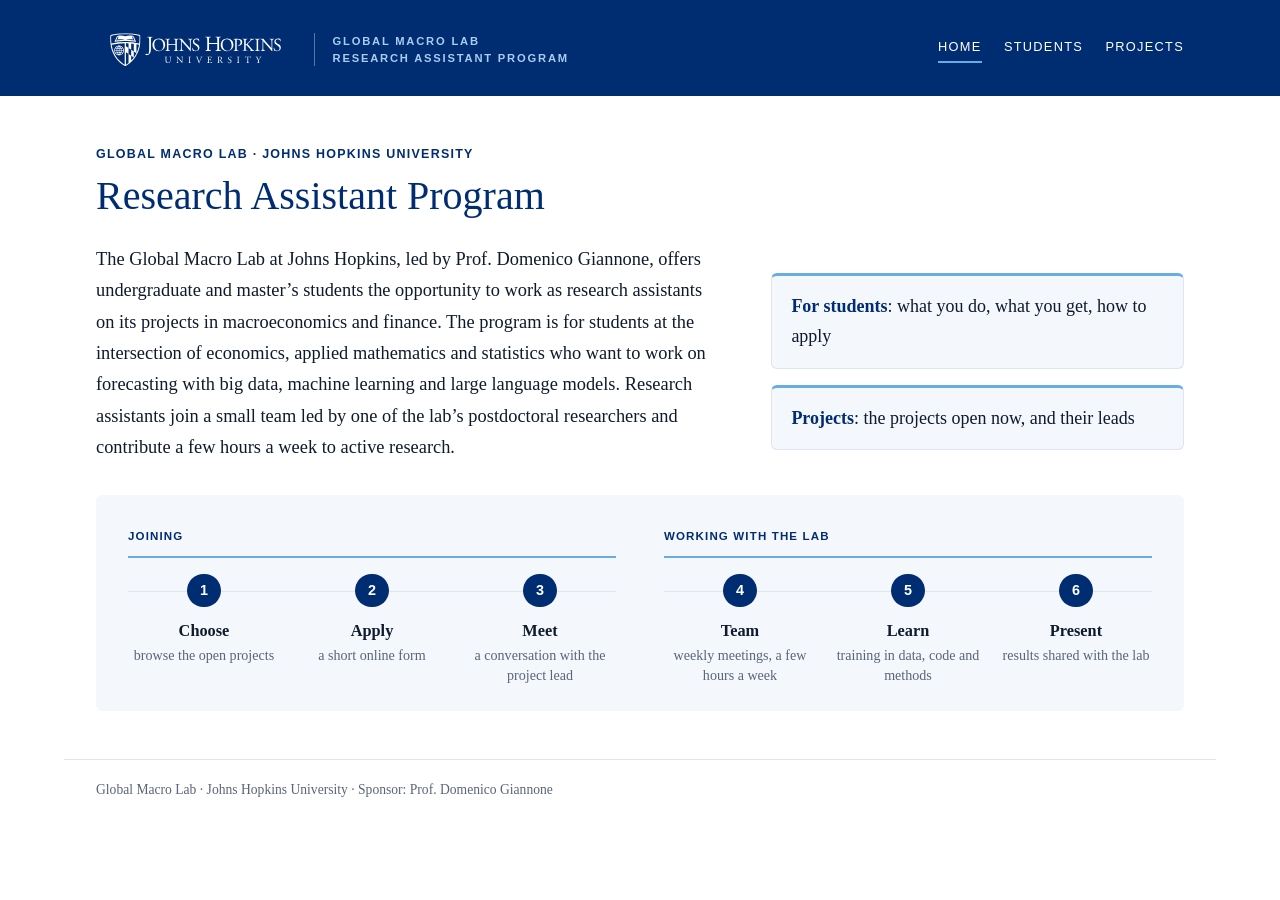
<file: index.html>
<!doctype html>
<html lang="en">
<head>
<meta charset="utf-8">
<meta name="viewport" content="width=device-width, initial-scale=1">
<meta name="robots" content="noindex">
<title>Research Assistant Program</title>
<link rel="icon" type="image/png" href="favicon.png">
<link rel="apple-touch-icon" href="favicon.png">
<link rel="stylesheet" href="style.css">
</head>
<body>
<header class="site"><div class="wrap bar"><a class="brand" href="index.html"><img class="jhu" src="jhu_logo_white.svg" alt="Johns Hopkins University"><span class="lab">Global Macro Lab<br>Research Assistant Program</span></a><nav><a href="index.html" class="here">home</a><a href="students.html">students</a><a href="projects.html">projects</a></nav></div></header>
<main class="wrap home">
<p class="eyebrow">global macro lab · johns hopkins university</p>
<h1>Research Assistant Program</h1>
<div class="body"><p>The Global Macro Lab at Johns Hopkins, led by Prof. Domenico
Giannone, offers undergraduate and master’s students the opportunity to
work as research assistants on its projects in macroeconomics and
finance. The program is for students at the intersection of economics,
applied mathematics and statistics who want to work on forecasting with
big data, machine learning and large language models. Research
assistants join a small team led by one of the lab’s postdoctoral
researchers and contribute a few hours a week to active research.</p>
<div class="timeline">
<div class="phase">
<p><span class="label">joining</span></p>
<ul>
<li><span class="n">1</span> <strong>Choose</strong> browse the open
projects</li>
<li><span class="n">2</span> <strong>Apply</strong> a short online
form</li>
<li><span class="n">3</span> <strong>Meet</strong> a conversation with
the project lead</li>
</ul>
</div>
<div class="phase">
<p><span class="label">working with the lab</span></p>
<ul>
<li><span class="n">4</span> <strong>Team</strong> weekly meetings, a
few hours a week</li>
<li><span class="n">5</span> <strong>Learn</strong> training in data,
code and methods</li>
<li><span class="n">6</span> <strong>Present</strong> results shared
with the lab</li>
</ul>
</div>
</div>
<div class="cards">
<ul>
<li><strong><a href="students.html">For students</a></strong>: what you
do, what you get, how to apply</li>
<li><strong><a href="projects.html">Projects</a></strong>: the projects
open now, and their leads</li>
</ul>
</div>
</div></main>
<footer class="wrap"><p>Global Macro Lab · Johns Hopkins University · Sponsor: Prof. Domenico Giannone</p></footer>
</body>
</html>
</file>
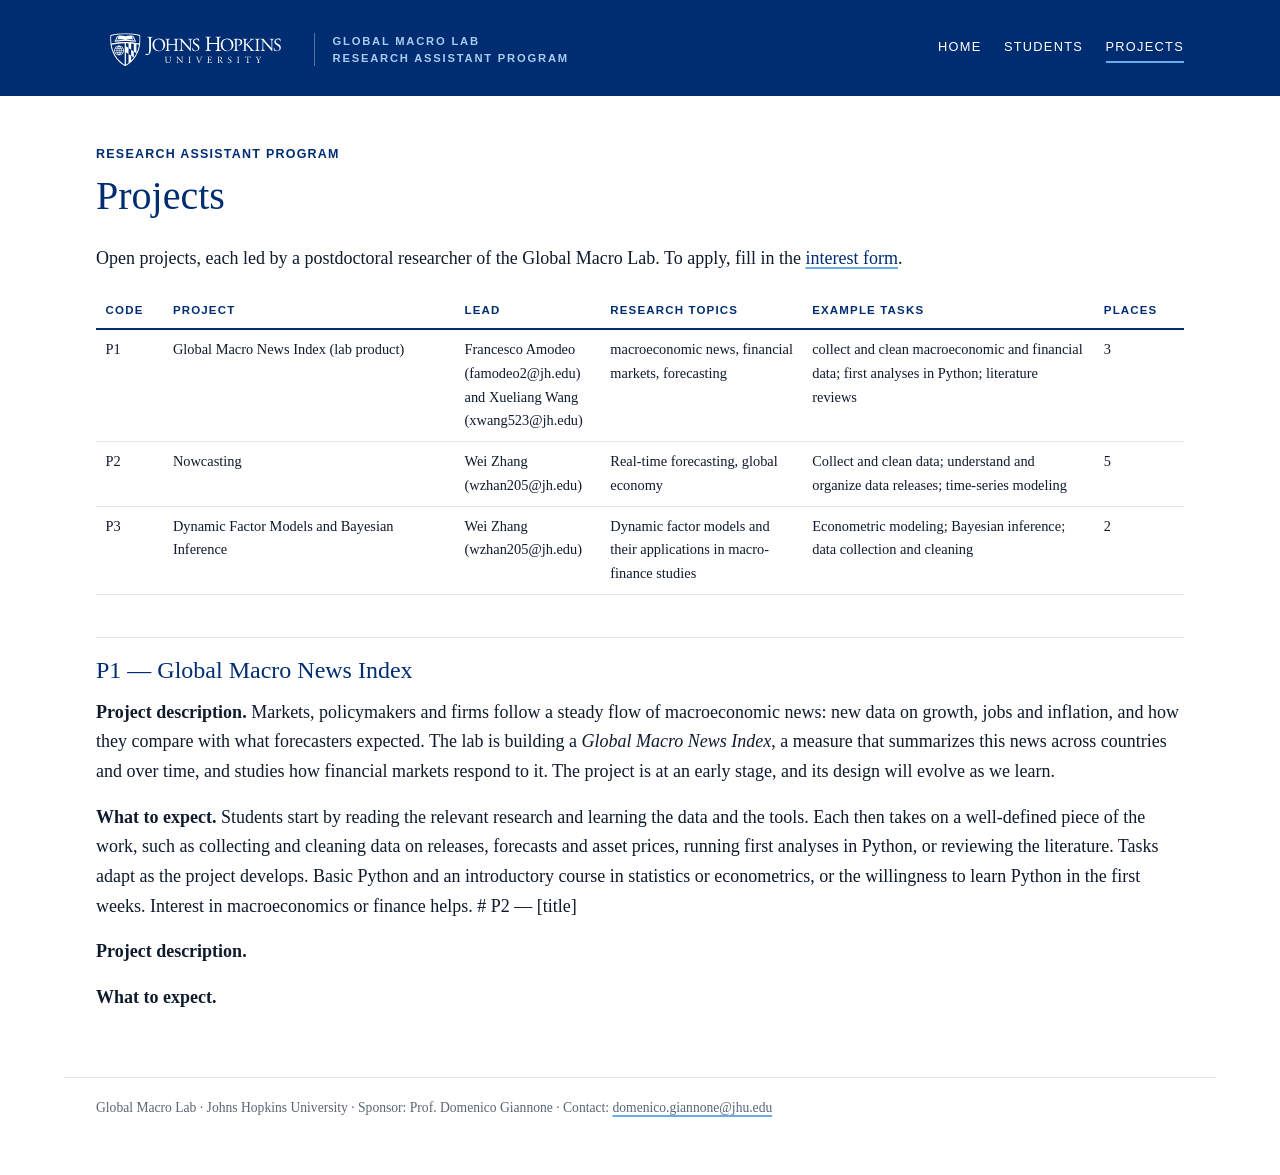
<file: projects.html>
<!doctype html>
<html lang="en">
<head>
<meta charset="utf-8">
<meta name="viewport" content="width=device-width, initial-scale=1">
<meta name="robots" content="noindex">
<title>Projects · GML Research Assistant Program</title>
<link rel="icon" type="image/png" href="favicon.png">
<link rel="apple-touch-icon" href="favicon.png">
<link rel="stylesheet" href="style.css">
</head>
<body>
<header class="site"><div class="wrap bar"><a class="brand" href="index.html"><img class="jhu" src="jhu_logo_white.svg" alt="Johns Hopkins University"><span class="lab">Global Macro Lab<br>Research Assistant Program</span></a><nav><a href="index.html">home</a><a href="students.html">students</a><a href="projects.html" class="here">projects</a></nav></div></header>
<main class="wrap projects">
<p class="eyebrow">research assistant program</p>
<h1>Projects</h1>
<div class="body"><p>Open projects, each led by a postdoctoral researcher of the Global
Macro Lab. To apply, fill in the <a
href="students.html#how-to-join">interest form</a>.</p>
<table>
<colgroup>
<col style="width: 6%" />
<col style="width: 26%" />
<col style="width: 13%" />
<col style="width: 18%" />
<col style="width: 26%" />
<col style="width: 8%" />
</colgroup>
<thead>
<tr>
<th style="text-align: left;">Code</th>
<th style="text-align: left;">Project</th>
<th style="text-align: left;">Lead</th>
<th style="text-align: left;">Research topics</th>
<th style="text-align: left;">Example tasks</th>
<th style="text-align: left;">Places</th>
</tr>
</thead>
<tbody>
<tr>
<td style="text-align: left;">P1</td>
<td style="text-align: left;">Global Macro News Index (lab product)</td>
<td style="text-align: left;">Francesco Amodeo (famodeo2@jh.edu) and
Xueliang Wang (xwang523@jh.edu)</td>
<td style="text-align: left;">macroeconomic news, financial markets,
forecasting</td>
<td style="text-align: left;">collect and clean macroeconomic and
financial data; first analyses in Python; literature reviews</td>
<td style="text-align: left;">3</td>
</tr>
<tr>
<td style="text-align: left;">P2</td>
<td style="text-align: left;">Nowcasting</td>
<td style="text-align: left;">Wei Zhang (wzhan205@jh.edu)</td>
<td style="text-align: left;">Real-time forecasting, global economy</td>
<td style="text-align: left;">Collect and clean data; understand and
organize data releases; time-series modeling</td>
<td style="text-align: left;">5</td>
</tr>
<tr>
<td style="text-align: left;">P3</td>
<td style="text-align: left;">Dynamic Factor Models and Bayesian
Inference</td>
<td style="text-align: left;">Wei Zhang (wzhan205@jh.edu)</td>
<td style="text-align: left;">Dynamic factor models and their
applications in macro-finance studies</td>
<td style="text-align: left;">Econometric modeling; Bayesian inference;
data collection and cleaning</td>
<td style="text-align: left;">2</td>
</tr>
</tbody>
</table>
<section id="p1-global-macro-news-index" class="level2">
<h2>P1 — Global Macro News Index</h2>
<p><strong>Project description.</strong> Markets, policymakers and firms
follow a steady flow of macroeconomic news: new data on growth, jobs and
inflation, and how they compare with what forecasters expected. The lab
is building a <em>Global Macro News Index</em>, a measure that
summarizes this news across countries and over time, and studies how
financial markets respond to it. The project is at an early stage, and
its design will evolve as we learn.</p>
<p><strong>What to expect.</strong> Students start by reading the
relevant research and learning the data and the tools. Each then takes
on a well-defined piece of the work, such as collecting and cleaning
data on releases, forecasts and asset prices, running first analyses in
Python, or reviewing the literature. Tasks adapt as the project
develops. Basic Python and an introductory course in statistics or
econometrics, or the willingness to learn Python in the first weeks.
Interest in macroeconomics or finance helps. # P2 — [title]</p>
<p><strong>Project description.</strong></p>
<p><strong>What to expect.</strong></p>
</section>
</div></main>
<footer class="wrap"><p>Global Macro Lab · Johns Hopkins University · Sponsor: Prof. Domenico Giannone · Contact: <a href="mailto:domenico.giannone@jhu.edu">domenico.giannone@jhu.edu</a></p></footer>
</body>
</html>
</file>
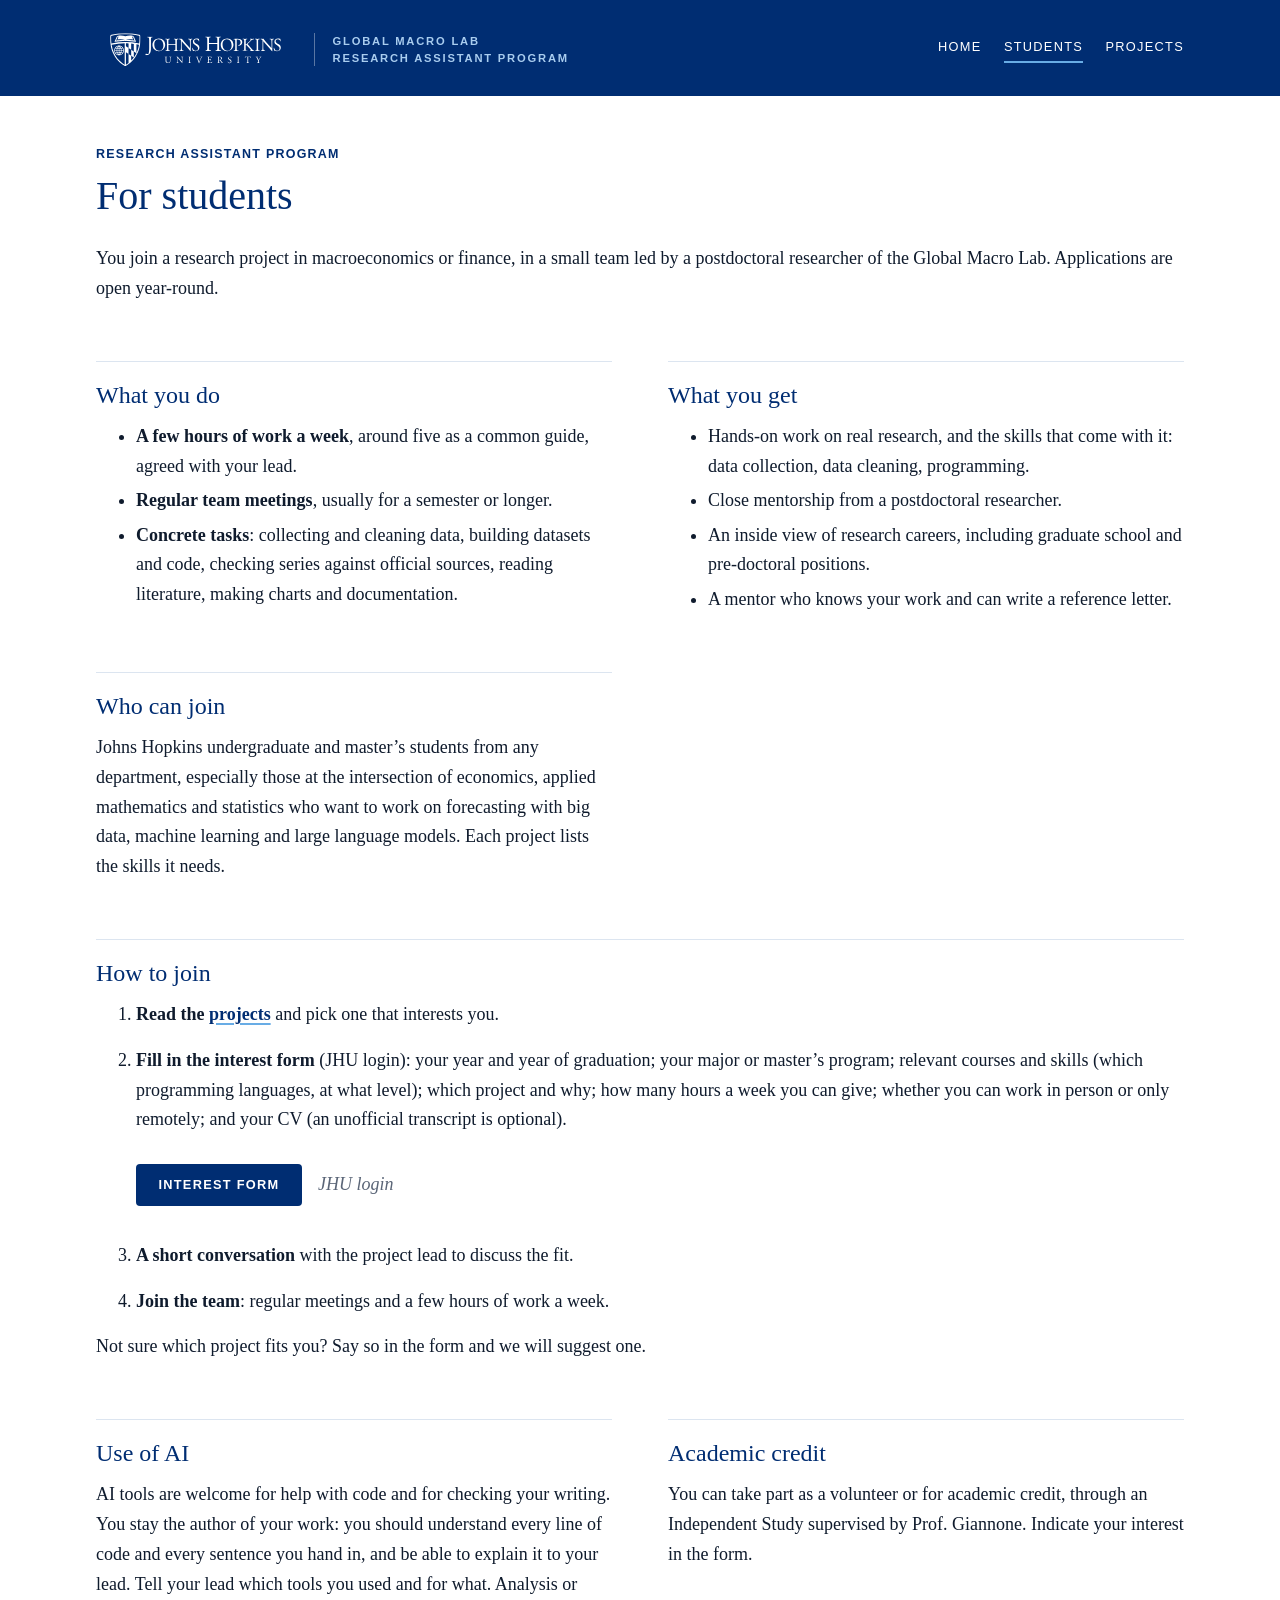
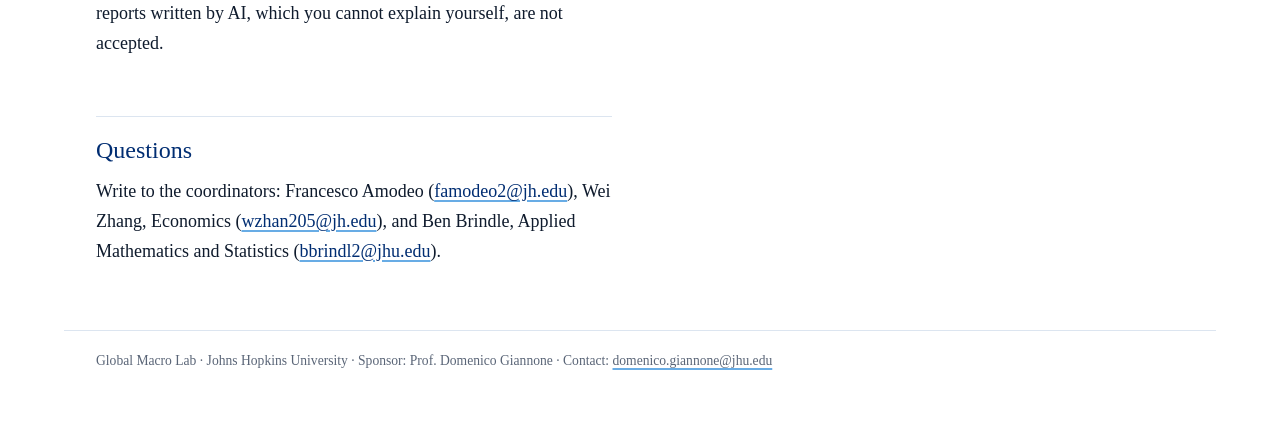
<file: students.html>
<!doctype html>
<html lang="en">
<head>
<meta charset="utf-8">
<meta name="viewport" content="width=device-width, initial-scale=1">
<meta name="robots" content="noindex">
<title>For students · GML Research Assistant Program</title>
<link rel="icon" type="image/png" href="favicon.png">
<link rel="apple-touch-icon" href="favicon.png">
<link rel="stylesheet" href="style.css">
</head>
<body>
<header class="site"><div class="wrap bar"><a class="brand" href="index.html"><img class="jhu" src="jhu_logo_white.svg" alt="Johns Hopkins University"><span class="lab">Global Macro Lab<br>Research Assistant Program</span></a><nav><a href="index.html">home</a><a href="students.html" class="here">students</a><a href="projects.html">projects</a></nav></div></header>
<main class="wrap students">
<p class="eyebrow">research assistant program</p>
<h1>For students</h1>
<div class="body"><p>You join a research project in macroeconomics or finance, in a small
team led by a postdoctoral researcher of the Global Macro Lab.
Applications are open year-round.</p>
<section id="what-you-do" class="level2">
<h2>What you do</h2>
<ul>
<li><strong>A few hours of work a week</strong>, around five as a common
guide, agreed with your lead.</li>
<li><strong>Regular team meetings</strong>, usually for a semester or
longer.</li>
<li><strong>Concrete tasks</strong>: collecting and cleaning data,
building datasets and code, checking series against official sources,
reading literature, making charts and documentation.</li>
</ul>
</section>
<section id="what-you-get" class="level2">
<h2>What you get</h2>
<ul>
<li>Hands-on work on real research, and the skills that come with it:
data collection, data cleaning, programming.</li>
<li>Close mentorship from a postdoctoral researcher.</li>
<li>An inside view of research careers, including graduate school and
pre-doctoral positions.</li>
<li>A mentor who knows your work and can write a reference letter.</li>
</ul>
</section>
<section id="who-can-join" class="level2">
<h2>Who can join</h2>
<p>Johns Hopkins undergraduate and master’s students from any
department, especially those at the intersection of economics, applied
mathematics and statistics who want to work on forecasting with big
data, machine learning and large language models. Each project lists the
skills it needs.</p>
</section>
<section id="how-to-join" class="level2">
<h2>How to join</h2>
<ol type="1">
<li><p><strong>Read the <a href="projects.html">projects</a></strong>
and pick one that interests you.</p></li>
<li><p><strong>Fill in the interest form</strong> (JHU login): your year
and year of graduation; your major or master’s program; relevant courses
and skills (which programming languages, at what level); which project
and why; how many hours a week you can give; whether you can work in
person or only remotely; and your CV (an unofficial transcript is
optional).</p>
<p class="cta"><a class="button" href="https://forms.cloud.microsoft/Pages/ResponsePage.aspx?id=OPSkn-axO0eAP4b4rt8N7Iv9tNpZmQZBrYEmpZaKYqhUN09MRDhHQjdPRVIyTklBU0RHSUVEV1lMSi4u">Interest form</a><span class="note">JHU login</span></p></li>
<li><p><strong>A short conversation</strong> with the project lead to
discuss the fit.</p></li>
<li><p><strong>Join the team</strong>: regular meetings and a few hours
of work a week.</p></li>
</ol>
<p>Not sure which project fits you? Say so in the form and we will
suggest one.</p>
</section>
<section id="use-of-ai" class="level2">
<h2>Use of AI</h2>
<p>AI tools are welcome for help with code and for checking your
writing. You stay the author of your work: you should understand every
line of code and every sentence you hand in, and be able to explain it
to your lead. Tell your lead which tools you used and for what. Analysis
or reports written by AI, which you cannot explain yourself, are not
accepted.</p>
</section>
<section id="academic-credit" class="level2">
<h2>Academic credit</h2>
<p>You can take part as a volunteer or for academic credit, through an
Independent Study supervised by Prof. Giannone. Indicate your interest
in the form.</p>
</section>
<section id="questions" class="level2">
<h2>Questions</h2>
<p>Write to the coordinators: Francesco Amodeo (<a
href="mailto:famodeo2@jh.edu" class="email">famodeo2@jh.edu</a>), Wei
Zhang, Economics (<a href="mailto:wzhan205@jh.edu"
class="email">wzhan205@jh.edu</a>), and Ben Brindle, Applied Mathematics
and Statistics (<a href="mailto:bbrindl2@jhu.edu"
class="email">bbrindl2@jhu.edu</a>).</p>
</section>
</div></main>
<footer class="wrap"><p>Global Macro Lab · Johns Hopkins University · Sponsor: Prof. Domenico Giannone · Contact: <a href="mailto:domenico.giannone@jhu.edu">domenico.giannone@jhu.edu</a></p></footer>
</body>
</html>
</file>
<file: style.css>
:root{--ink:#0F1B2D;--accent:#002D72;--spirit:#68ACE5;--bg:#FFFFFF;--muted:#5A6577;--line:#DCE5F0;--card:#F4F7FB;--box:#EEF4FB;
--sans:"Helvetica Neue",Helvetica,Arial,system-ui,sans-serif}
*{box-sizing:border-box}
body{margin:0;background:var(--bg);color:var(--ink);font:18px/1.65 "Iowan Old Style","Palatino Linotype",Palatino,Georgia,serif}
a{color:var(--accent);text-decoration-color:var(--spirit);text-decoration-thickness:1.5px;text-underline-offset:3px}
.wrap{max-width:72rem;margin:0 auto;padding:0 2rem}
header.site{background:var(--accent)}
.bar{display:flex;flex-wrap:wrap;justify-content:space-between;align-items:center;gap:.5rem 1.5rem;padding-top:1.2rem;padding-bottom:1rem}
.brand,nav a,.eyebrow,.button,th,.label,.when{font-family:var(--sans);text-transform:uppercase;letter-spacing:.1em}
.brand{text-decoration:none;display:flex;align-items:center;gap:1.1rem}
.brand .jhu{height:3.8rem;width:auto;display:block}
.brand .lab{color:#A9CDEF;font-size:.7rem;font-weight:600;line-height:1.5;padding-left:1.1rem;border-left:1px solid rgba(255,255,255,.35)}
nav{display:flex;flex-wrap:wrap;gap:.2rem 1.4rem}
nav a{color:#FFFFFF;text-decoration:none;font-size:.8rem;font-weight:500;padding-bottom:.25rem;border-bottom:2px solid transparent}
nav a:hover,nav a.here{border-bottom-color:var(--spirit)}
main.wrap{padding-top:3rem;padding-bottom:3rem}
.eyebrow{color:var(--accent);font-size:.78rem;font-weight:600;margin:0 0 .5rem}
h1{font-weight:400;font-size:2.5rem;line-height:1.15;margin:0 0 1.6rem;color:var(--accent)}
h2{font-weight:400;font-size:1.5rem;line-height:1.3;margin:2.6rem 0 .7rem;padding-top:1.1rem;border-top:1px solid var(--line);color:var(--accent)}
h3{font-weight:600;font-size:1.05rem;margin:1.8rem 0 .4rem}
p,ul,ol{margin:0 0 1rem}
li{margin:.3rem 0}
strong{font-weight:600}
blockquote{margin:1.4rem 0;padding:.9rem 1.2rem;border-left:3px solid var(--spirit);background:var(--box);font-size:.95rem}
blockquote p:last-child{margin:0}
table{width:100%;border-collapse:collapse;font-size:.9rem;margin:1.2rem 0 1.6rem}
th,td{text-align:left;vertical-align:top;padding:.5rem .6rem;border-bottom:1px solid var(--line)}
th{color:var(--accent);font-size:.72rem;font-weight:600;border-bottom:2px solid var(--accent)}
code{font-family:ui-monospace,Menlo,monospace;font-size:.85em}
.timeline{display:grid;grid-template-columns:1fr 1fr;gap:0 3rem;margin:1rem 0 0;grid-column:1/-1;padding:2rem 2rem 1.6rem;background:var(--card);border-radius:6px}
.home .body{display:grid;grid-template-columns:3fr 2fr;gap:0 3.5rem;align-items:start}
.home .body>p:first-child{font-size:1.15rem;line-height:1.7}
.home .cards{grid-column:2;grid-row:1;align-self:center}
.home .cards ul{margin:0;grid-template-columns:1fr}
.students .body{display:grid;grid-template-columns:1fr 1fr;gap:0 3.5rem}
.students .body>p,.students #how-to-join{grid-column:1/-1}
.projects .body{max-width:none}
.phase .label{display:block;color:var(--accent);font-size:.72rem;font-weight:600;padding-bottom:.6rem;border-bottom:2px solid var(--spirit);margin-bottom:.8rem}
.phase ul{list-style:none;margin:0;padding:0;display:grid;grid-template-columns:repeat(3,1fr);gap:1rem;position:relative}
.phase ul::before{content:"";position:absolute;left:0;right:0;top:1.05rem;border-top:1px solid var(--line)}
.phase li{margin:0;display:flex;flex-direction:column;align-items:center;text-align:center;font-size:.88rem;line-height:1.45;color:var(--muted);position:relative}
.phase .n{display:flex;align-items:center;justify-content:center;width:2.1rem;height:2.1rem;border-radius:50%;background:var(--accent);color:#FFFFFF;font:600 .9rem/1 var(--sans);margin-bottom:.7rem;position:relative}
.phase li strong{display:block;color:var(--ink);font-size:1.02rem;margin-bottom:.15rem}
.phase .when{order:3;margin-top:.55rem;color:var(--accent);font-size:.68rem;font-weight:600}
.cards ul{list-style:none;padding:0;margin:2.2rem 0;display:grid;grid-template-columns:repeat(auto-fit,minmax(17rem,1fr));gap:1rem}
.cards li{margin:0;padding:1rem 1.2rem;background:var(--card);border:1px solid var(--line);border-top:3px solid var(--spirit);border-radius:6px}
.cards a{text-decoration:none}
.cta{margin:1.8rem 0 2.2rem;display:flex;flex-wrap:wrap;align-items:center;gap:1rem}
.button{display:inline-block;background:var(--accent);color:#FFFFFF;text-decoration:none;padding:.65rem 1.4rem;border-radius:4px;font-size:.8rem;font-weight:600}
a.button:hover{background:#00429F}
.button.off{background:var(--line);color:var(--muted)}
.note{color:var(--muted);font-style:italic}
footer.wrap{border-top:1px solid var(--line);color:var(--muted);font-size:.85rem;padding-top:1.2rem;padding-bottom:2.5rem}
footer a{color:var(--muted)}
@media (max-width:48rem){
.home .body,.students .body{grid-template-columns:1fr}
.timeline{grid-template-columns:1fr;gap:1.6rem}
.phase ul{grid-template-columns:1fr;gap:1.1rem}
.phase ul::before{left:1.05rem;right:auto;top:0;bottom:0;border-top:0;border-left:1px solid var(--line)}
.phase li{align-items:flex-start;text-align:left;padding-left:3.2rem;min-height:2.1rem}
.phase .n{position:absolute;left:0;top:0;margin:0}
.phase .when{margin-top:.3rem}}
@media (max-width:40rem){body{font-size:17px}h1{font-size:2rem}main.wrap{padding-top:2rem}}
</file>
